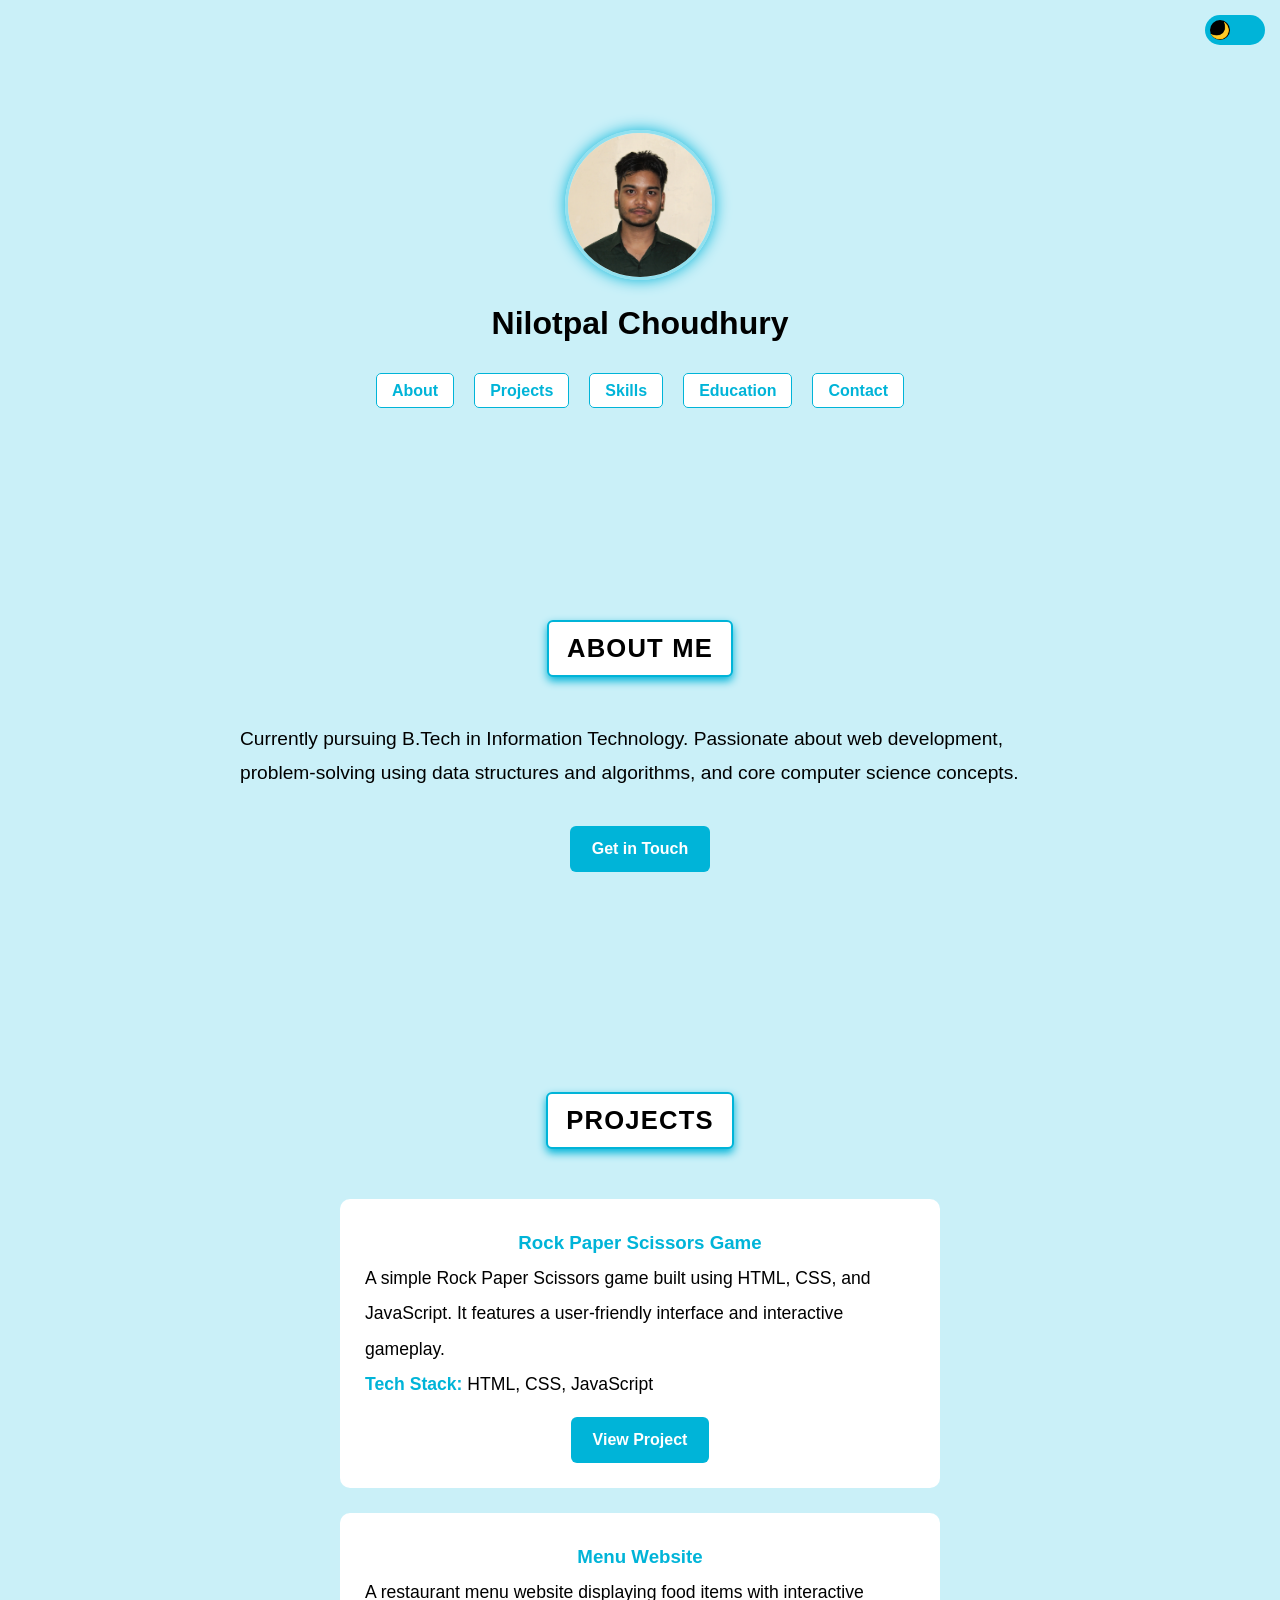
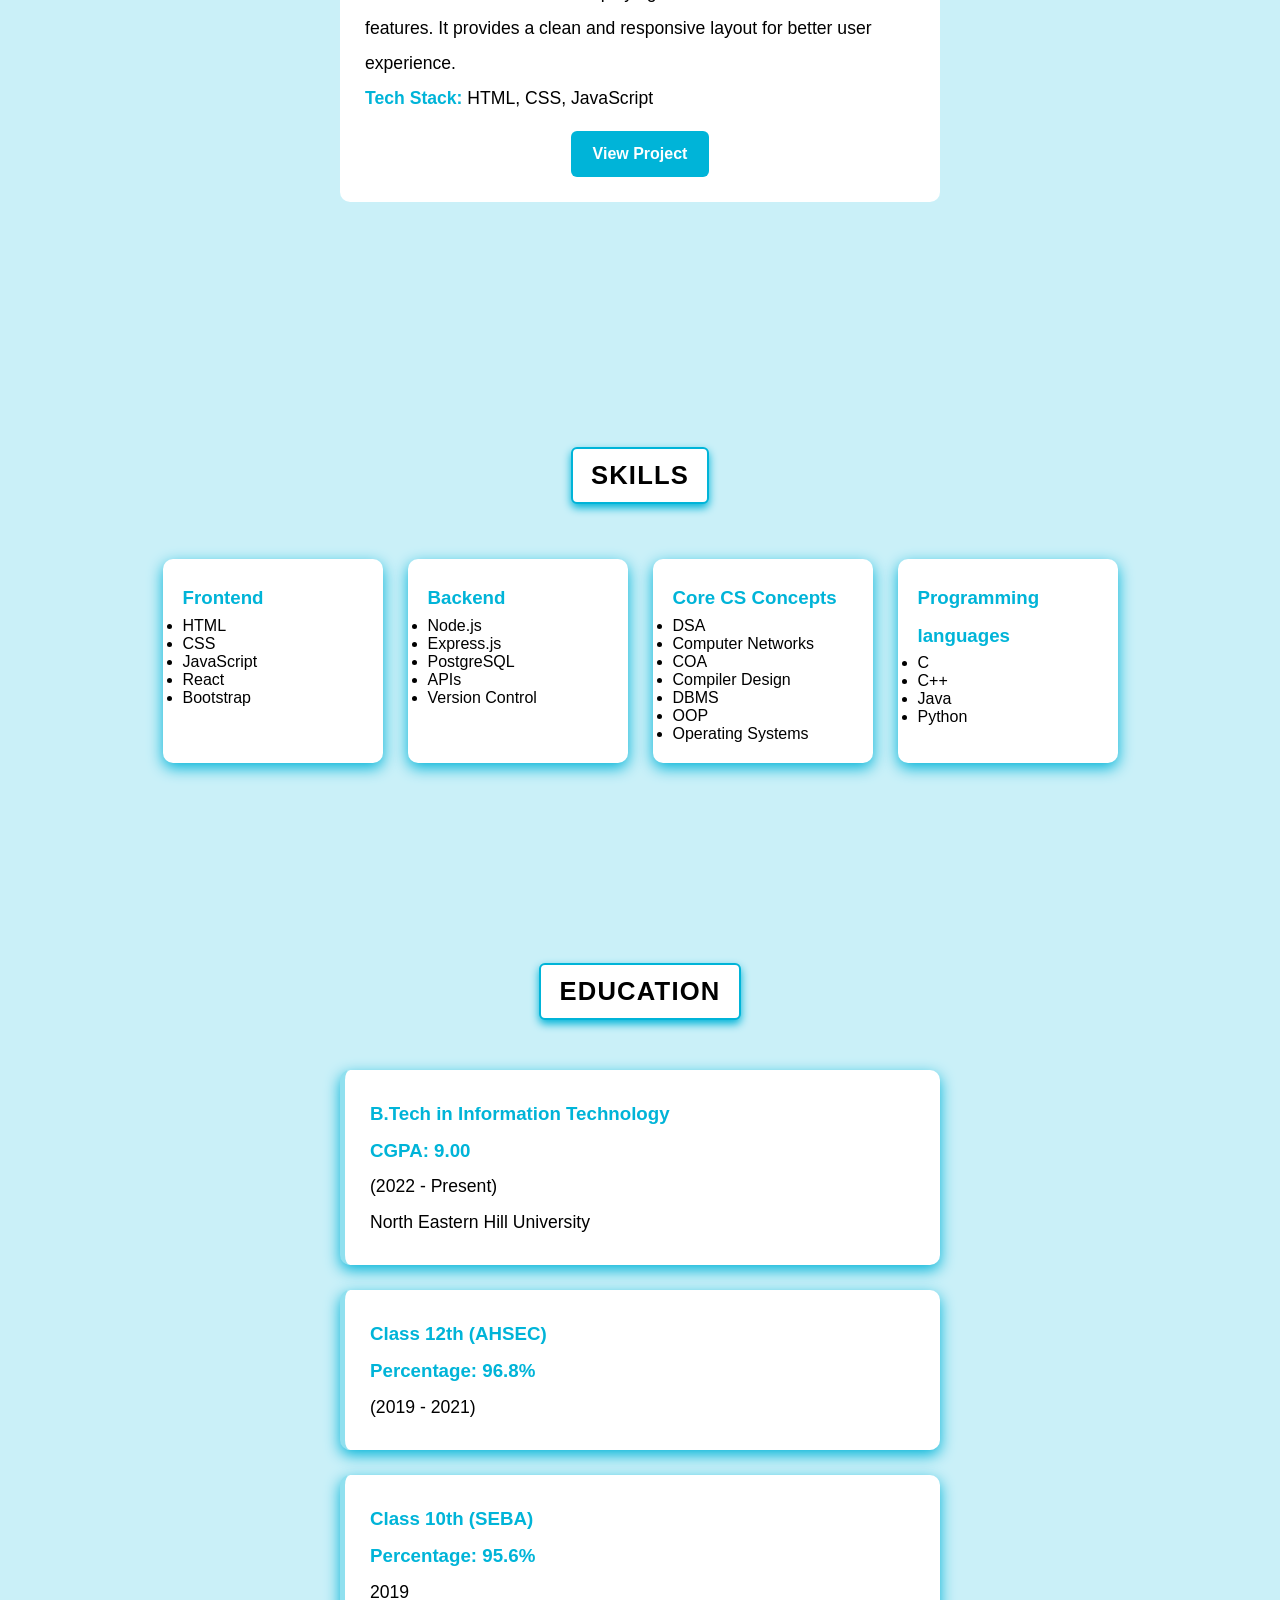
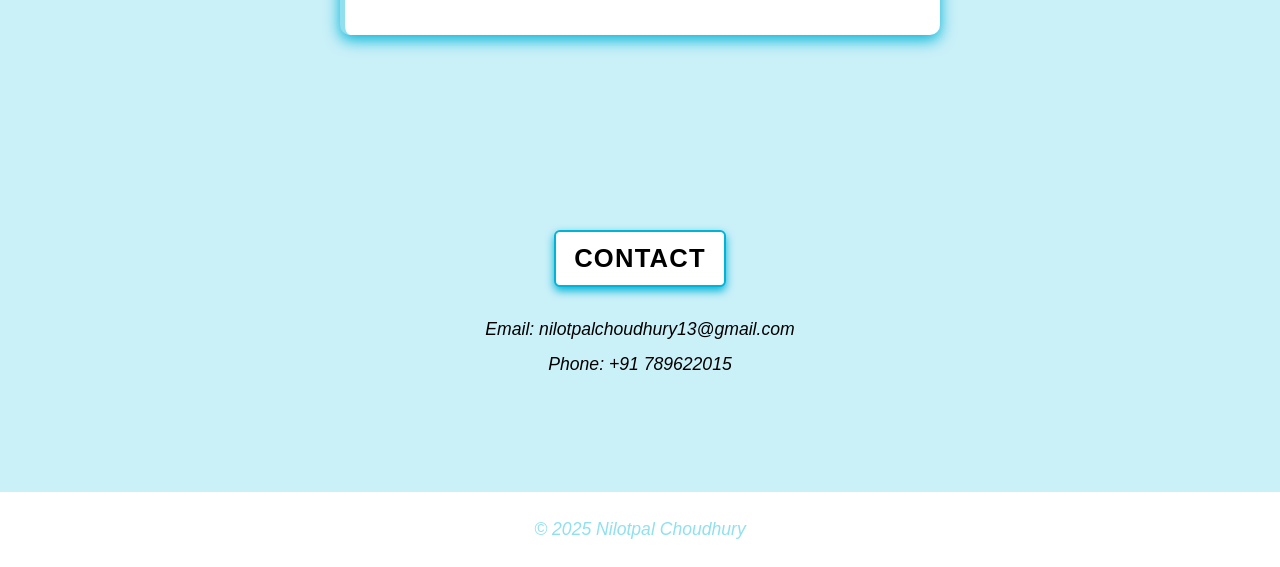
<file: index.html>
<!DOCTYPE html>
<html lang="en">
<head>
    <meta charset="UTF-8">
    <meta name="viewport" content="width=device-width, initial-scale=1.0">
    <title>Nilotpal Choudhury - Portfolio</title>
    <link rel="stylesheet" href="styles.css">
    <script defer src="scripts.js"></script>
</head>
<body>

    <header>
        <div class="header-content">
            <img src="./Public/images/passport.webp" alt="Nilotpal Choudhury" class="profile-img fade-in">
            <h1 class="fade-in">Nilotpal Choudhury</h1>
            <button id="theme-toggle"></button>
        </div>
        <nav>
            <ul>
                <li><a href="#about">About</a></li>
                <li><a href="#projects">Projects</a></li>
                <li><a href="#skills">Skills</a></li>
                <li><a href="#education">Education</a></li>
                <li><a href="#contact">Contact</a></li>
            </ul>
        </nav>
    </header>

    <section id="about" class="fade-in">
        <h2>About Me</h2>
        <p>Currently pursuing B.Tech in Information Technology. Passionate about web development, problem-solving using
            data structures and algorithms, and core computer science concepts.</p>
        <a href="#contact" class="btn">Get in Touch</a>
    </section>

    <section id="projects" class="fade-in">
        <h2>Projects</h2>
        <div class="projects">
            <div class="project">
                <h3>Rock Paper Scissors Game</h3>
                <p>A simple Rock Paper Scissors game built using HTML, CSS, and JavaScript. It features a
                    user-friendly interface and interactive gameplay.</p>
                <p><strong>Tech Stack:</strong> HTML, CSS, JavaScript</p>
                <a href="https://nilotpalchoudhury.github.io/rock-paper-scissor-game/" target="_blank" class="btn">
                    View Project
                </a>
            </div>

            <div class="project">
                <h3>Menu Website</h3>
                <p>A restaurant menu website displaying food items with interactive features. It provides a clean
                    and responsive layout for better user experience.</p>
                <p><strong>Tech Stack:</strong> HTML, CSS, JavaScript</p>
                <a href="https://nilotpalchoudhury.github.io/deepus_demo/" target="_blank" class="btn">
                    View Project
                </a>
            </div>
        </div>
    </section>

    <section id="skills">
        <h2>Skills</h2>
        <div class="skills-container">
            <div class="skill-card">
                <i class="fas fa-code"></i>
                <h3>Frontend</h3>
                <ul>
                    <li>HTML</li>
                    <li>CSS</li>
                    <li>JavaScript</li>
                    <li>React</li>
                    <li>Bootstrap</li>
                </ul>
            </div>
            <div class="skill-card">
                <i class="fas fa-server"></i>
                <h3>Backend</h3>
                <ul>
                    <li>Node.js</li>
                    <li>Express.js</li>
                    <li>PostgreSQL</li>
                    <li>APIs</li>
                    <li>Version Control</li>
                </ul>
            </div>
            <div class="skill-card">
                <i class="fas fa-database"></i>
                <h3>Core CS Concepts</h3>
                <ul>
                    <li>DSA</li>
                    <li>Computer Networks</li>
                    <li>COA</li>
                    <li>Compiler Design</li>
                    <li>DBMS</li>
                    <li>OOP</li>
                    <li>Operating Systems</li>
                </ul>
            </div>
            <div class="skill-card">
                <i class="fas fa-laptop-code"></i>
                <h3>Programming languages</h3>
                <ul>
                    <li>C</li>
                    <li>C++</li>
                    <li>Java</li>
                    <li>Python</li>
                </ul>
            </div>
        </div>
    </section>

    <section id="education">
        <h2>Education</h2>
        <div class="education-timeline">
            <div class="education-box">
                <div class="edu-content">
                    <h3>B.Tech in Information Technology</h3>
                    <h3 class="edu-details">CGPA: 9.00</h3>
                    <p class="edu-date">(2022 - Present)</p>
                    <p class="edu-university">North Eastern Hill University</p>
                </div>
            </div>
            <div class="education-box">
                <div class="edu-content">
                    <h3>Class 12th (AHSEC)</h3>
                    <h3 class="edu-details">Percentage: 96.8%</h3>
                    <p class="edu-date">(2019 - 2021)</p>
                </div>
            </div>
            <div class="education-box">
                <div class="edu-content">
                    <h3>Class 10th (SEBA)</h3>
                    <h3 class="edu-details">Percentage: 95.6%</h3>
                    <p class="edu-date">2019</p>
                </div>
            </div>
        </div>
    </section>



    <section id="contact" class="fade-in">
        <h2>Contact</h2>
        <p class="contact-info">Email: nilotpalchoudhury13@gmail.com</p>
        <p class="contact-info">Phone: +91 789622015</p>
    </section>

    <footer>
        <p class="footer">&copy; 2025 Nilotpal Choudhury</p>
    </footer>

</body>
</html>
</file>
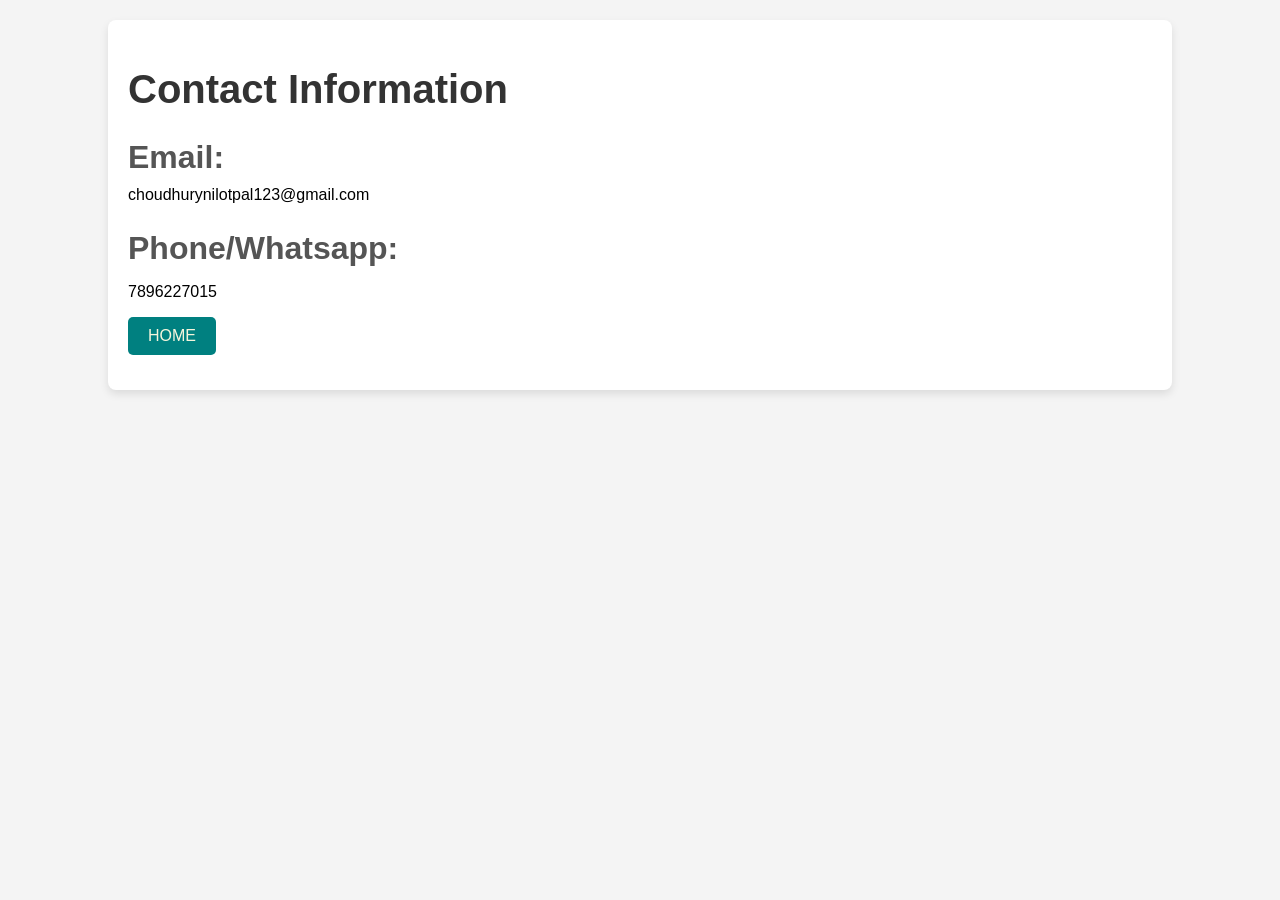
<file: Public/contact.html>
<!DOCTYPE html>
<html lang="en">
<head>
  <meta charset="UTF-8">
  <meta name="viewport" content="width=device-width, initial-scale=1.0">
  <title>CONTACT</title>
  <style>
    /* General styling */
    body {
      font-family: 'Ubuntu', sans-serif;
      background-color: #f4f4f4;
      margin: 0;
      padding: 0;
      font-size: 1rem;
    }

    .container {
      width: 80%;
      margin: 20px auto;
      padding: 20px;
      background-color: white;
      border-radius: 8px;
      box-shadow: 0 4px 8px rgba(0, 0, 0, 0.1);
    }

    h1 {
      font-size: 2.5rem;
      color: #333;
      text-align: left;
    }

    h2 {
      font-size: 2rem;
      color: #555;
      margin-bottom: 10px;
    }

    div {
      margin-bottom: 15px;
    }

    /* Link styles */
    a {
      text-decoration: none;
      color: black;
      font-size: 1rem;
    }

    a:hover {
      color: rgb(8, 80, 80);
    }

    /* Button styling */
    .home {
      background-color: teal;
      color: beige;
      padding: 10px 20px;
      border: none;
      border-radius: 5px;
      cursor: pointer;
      text-align: center;
      display: inline-block;
    }

    .home a {
      color: beige;
      text-decoration: none;
    }

    .home:hover {
      background-color: black;
      color: teal;
    }

    .home a:hover {
      color: beige;
    }
  </style>
</head>
<body>
  <div class="container">
    <h1>Contact Information</h1>
    <div>
      <h2>Email:</h2>
      <a href="mailto:choudhurynilotpal123@gmail.com">choudhurynilotpal123@gmail.com</a>
    </div>
    <div>
      <h2>Phone/Whatsapp:</h2>
      <p>7896227015</p>
    </div>
    <div>
      <button class="home"><a href="../index.html">HOME</a></button>
    </div>
  </div>
</body>
</html>
</file>
<file: styles.css>
/* General Reset */
* {
  margin: 0;
  padding: 0;
  box-sizing: border-box;
  font-family: "Poppins", sans-serif;
  scroll-behavior: smooth;
  transition: all 0.5s ease;
}

:root {
  --bg-color: #caf0f8;
  --text-color: black;
  --primary-color: #00b4d8;
  --secondary-color: white;
  --accent-color: #90e0ef;
}

.dark-mode {
  --bg-color: #0d1b2a;
  --text-color: beige;
  --primary-color: #ffb703;
  --secondary-color: black;
  --accent-color: #e07a5f;
}

/* Theme Toggle Button */
#theme-toggle {
  position: fixed;
  top: 15px;
  right: 15px;
  background-color: var(--primary-color);
  border: none;
  width: 60px;
  height: 30px;
  font-size: 1rem;
  cursor: pointer;
  border-radius: 15px;
  transition: background 0.3s ease, transform 0.2s ease;
  z-index: 1000;
  display: flex;
  align-items: center;
  justify-content: flex-start;
  padding: 5px;
  overflow: hidden;
}

#theme-toggle::before {
  content: "🌙";
  width: 20px;
  height: 20px;
  background: var(--text-color);
  border-radius: 50%;
  display: flex;
  align-items: center;
  justify-content: center;
  font-size: 1rem;
  transition: transform 0.3s ease-in-out;
}

/* Dark Mode Styles */
.dark-mode #theme-toggle {
  background: var(--primary-color);
  justify-content: flex-end;
}

.dark-mode #theme-toggle::before {
  content: "🌞";
  transform: translateX(-25px);
}

body {
  background-color: var(--bg-color);
  color: var(--text-color);
  text-align: center;
}

/* Paragraph Styling */
p {
  font-size: 1.1rem;
  line-height: 2; /* Increased spacing between lines */
  text-align: left;
  max-width: 800px;
  margin: 0 auto;
}

h1 {
  color: var(--text-color);
  margin-top: 2%;
  margin-bottom: 2%;
}

/* Header Styling */
header {
  position: relative;
  background: no-repeat center center/cover;
  padding: 80px 20px;
  text-align: center;
}

header::before {
  content: "";
  position: absolute;
  top: 0;
  left: 0;
  width: 100%;
  height: 100%;
  z-index: -1;
  /* remember background: rgba(0, 0, 0, 0.6); */
}

/* Section Styling */
section {
  padding: 80px 20px;
  max-width: 1000px;
  margin: 60px auto;
  opacity: 0;
  transform: translateY(30px);
  transition: opacity 0.6s ease, transform 0.6s ease;
}

section.visible {
  opacity: 1;
  transform: translateY(0);
}

/* Section Headings */
h2 {
  font-size: 1.6rem;
  font-weight: bold;
  padding: 12px 18px;
  margin-bottom: 25px;
  border: 2px solid var(--primary-color);
  display: inline-block;
  border-radius: 6px;
  background: var(--secondary-color);
  letter-spacing: 1.2px;
  text-transform: uppercase;
  box-shadow: 0px 4px 8px var(--primary-color);
  transition: all 0.3s ease-in-out;
}

h3 {
  color: var(--primary-color);
  line-height: 2;
}

/* Buttons */
.btn,
.project a,
.contact-button {
  display: inline-block;
  background-color: var(--primary-color);
  color: var(--secondary-color);
  padding: 14px 22px;
  font-weight: bold;
  border: none;
  border-radius: 6px;
  transition: all 0.3s ease-in-out;
  text-decoration: none;
  margin-top: 15px;
}

.btn:hover,
.project a:hover,
.contact-button:hover {
  background-color: var(--accent-color);
  color: var(--text-color);
  transform: scale(1.08);
}

/* About Section */
#about p {
  font-size: 1.2rem;
  text-align: left;
  max-width: 800px;
  margin: 20px auto;
  line-height: 1.8;
}

#about ul {
  text-align: left;
  max-width: 800px;
  margin: 20px auto;
  list-style-type: square;
}

#about ul li {
  font-size: 1.2rem;
  line-height: 1.8;
}

/* Projects Section */
.project {
  background-color: var(--secondary-color);
  padding: 25px;
  margin: 25px auto;
  border-radius: 10px;
  max-width: 600px;
  transition: transform 0.3s ease, box-shadow 0.3s ease;
}

.project:hover {
  transform: scale(1.05);
  box-shadow: 0px 5px 15px var(--accent-color);
}

strong {
  color: var(--primary-color);
}
/* Navigation */
nav ul {
  list-style: none;
  display: flex;
  justify-content: center;
  gap: 20px;
  margin-top: 15px;
}

nav ul li {
  display: inline;
}

nav ul li a {
  text-decoration: none;
  color: var(--primary-color);
  font-weight: bold;
  padding: 8px 15px;
  border: 1px solid var(--primary-color); /* Updated to the correct color */
  background-color: var(--secondary-color);
  border-radius: 5px;
  transition: transform 0.3s ease;
}

nav ul li a:hover {
  background-color: var(--accent-color);
  color: var(--text-color);
}

/* Profile Image */
.header-content {
  display: flex;
  flex-direction: column;
  align-items: center;
  justify-content: center;
  text-align: center;
  margin-top: 50px;
}

.profile-img {
  width: 150px;
  height: 150px;
  object-fit: cover;
  border-radius: 50%;
  border: 3px solid var(--accent-color);
  box-shadow: 0px 0px 15px var(--primary-color);
  transition: transform 0.3s ease-in-out, box-shadow 0.3s;
}

.profile-img:hover {
  transform: scale(1.1);
  box-shadow: 0px 0px 25px var(--primary-color);
}

/* Skills Section */

.skills-container {
  display: flex;
  flex-wrap: wrap;
  justify-content: center;
  gap: 25px;
  margin-top: 30px;
}

/* Skills Section */
.skill-card {
  background: var(--secondary-color);
  border-radius: 10px;
  padding: 20px;
  width: 220px;
  box-shadow: 0px 5px 15px var(--primary-color);
  text-align: left; /* Left align text */
  transition: transform 0.3s ease, box-shadow 0.3s ease;
}

.skill-card i {
  font-size: 40px;
  margin-bottom: 10px;
}

.skill-card:hover {
  transform: translateY(-5px);
  box-shadow: 0 5px 15px var(--accent-color);
}

/* Education Section */
#education {
  padding: 60px 20px;
  text-align: center;
}

/* Updated Education Section */
.education-box {
  background: var(--secondary-color);
  padding: 25px;
  margin: 25px auto;
  border-radius: 10px;
  max-width: 600px;
  transition: transform 0.3s ease, box-shadow 0.3s ease;
  border-left: 5px solid var(--accent-color);
  box-shadow: 0px 5px 15px var(--primary-color);
}

.education-box:hover {
  transform: scale(1.05);
  box-shadow: 0px 5px 15px var(--accent-color);
  border-left: 5px solid var(--accent-color);
}

/* Align education text similar to projects */
.edu-content {
  text-align: left;
}

/* Contact Section */
#contact {
  padding: 50px 20px;
}

.contact-info {
  font-style: oblique;
  color: var(--text-color);
  text-align: center;
  text-decoration: none;
  transition: 0.3s;
}

/* Footer */
footer {
  background-color: var(--secondary-color);
  color: var(--accent-color);
  padding: 20px;
}

.footer {
  text-align: center;
  font-style: italic;
}

/* Fade-in Animations */
.fade-in {
  opacity: 0;
  transform: translateY(20px);
  transition: opacity 0.6s ease-out, transform 0.6s ease-out;
}

.fade-in.visible {
  opacity: 1;
  transform: translateY(0);
}

/* RESPONSIVE DESIGN */

/* For tablets (max-width: 768px) */
@media (max-width: 768px) {
  h1 {
    margin-top: 8%;
    margin-bottom: 8%;
  }

  section {
    padding: 60px 15px;
    margin: 40px auto;
  }

  .project {
    max-width: 90%;
    padding: 20px;
  }

  .skills-container {
    flex-direction: column;
    align-items: center;
  }

  nav ul {
    flex-direction: column;
    gap: 10px;
  }

  nav ul li a {
    display: block;
    text-align: center;
    padding: 10px;
  }

  #theme-toggle {
    position: relative;
    top: 0;
    right: 0;
    margin: 10px auto;
  }
}

/* For mobile phones (max-width: 480px) */
@media (max-width: 480px) {
  h1 {
    margin-top: 8%;
    margin-bottom: 8%;
  }

  h2 {
    font-size: 1.8rem;
  }

  .profile-img {
    width: 120px;
    height: 120px;
  }

  .project {
    max-width: 95%;
  }

  .btn,
  .contact-button {
    padding: 12px 18px;
  }

  #theme-toggle {
    position: relative;
    top: 0;
    right: 0;
    margin: 10px auto;
  }
}
</file>
